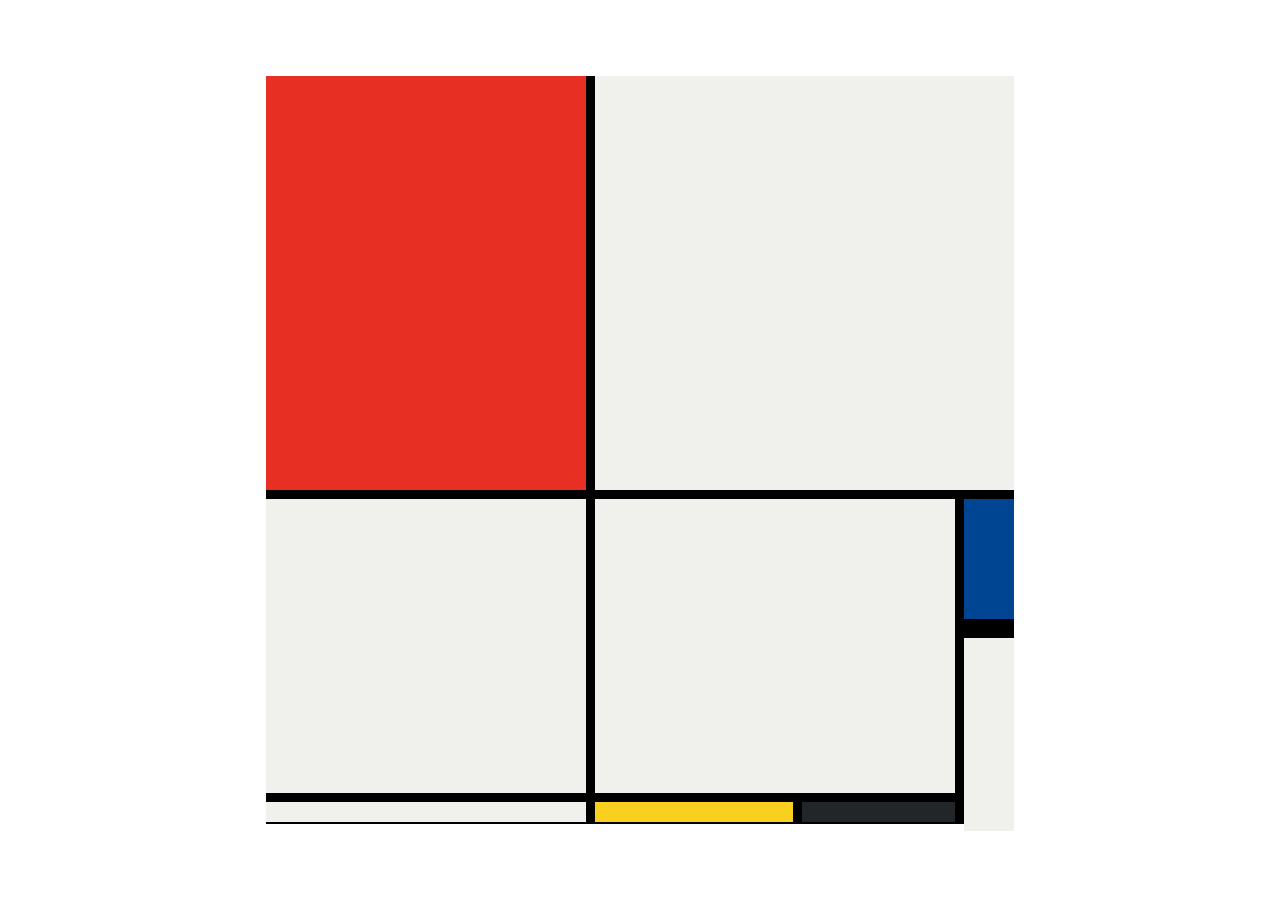
<file: 10.3 Mondrian Project/index.html>
<!DOCTYPE html>
<html lang="en">

<head>
  <meta charset="UTF-8">
  <meta name="viewport" content="width=device-width, initial-scale=1.0">
  <title>Mondrian Project</title>
  <style>
   
  body{
    display: flex;
    justify-content: center;
    align-items: center;
    height: 100vh;
    padding: 0;
    margin: 0;
  } 


  .container{
    width: 748px;
    height: 748px;
    display: grid;
    background-color: black;
    grid-template-columns: 320px 198px 153px 50px;
    grid-template-rows: 414px 130px 155px 20px;
    gap: 9px;
  }

  .item{
    background-color: #F0F1EC;
  }

  .red{
    background-color: #E72F24 ;
  }

  .black{
    background-color: #232629;
  }
  
  .blue{
    background-color: #004592;
    border-bottom: solid black 10px;
  }

  .yellow{
    background-color: #F9D01E;
  }
  
  .white1{
  grid-column: span 3 ;
  }

  .white2{
    grid-row: 2/4
  }
  
  .white3{
    grid-row: 2/4;
    grid-column: 2/4;
  }

  .white4{
   grid-row: span 3; 
  }

  </style>
</head>

<body>
  <div class="container">
    <div class="item red"></div>
    <div class="item white1"></div>
    <div class="item white2"></div>
    
    <div class="item white3"></div>

    <div class="item blue"></div>
    <div class="item white4"></div>

    <div class="item"></div>
    <div class="item yellow"></div>
    <div class="item black"></div>
  </div>
</body>

</html>
</file>
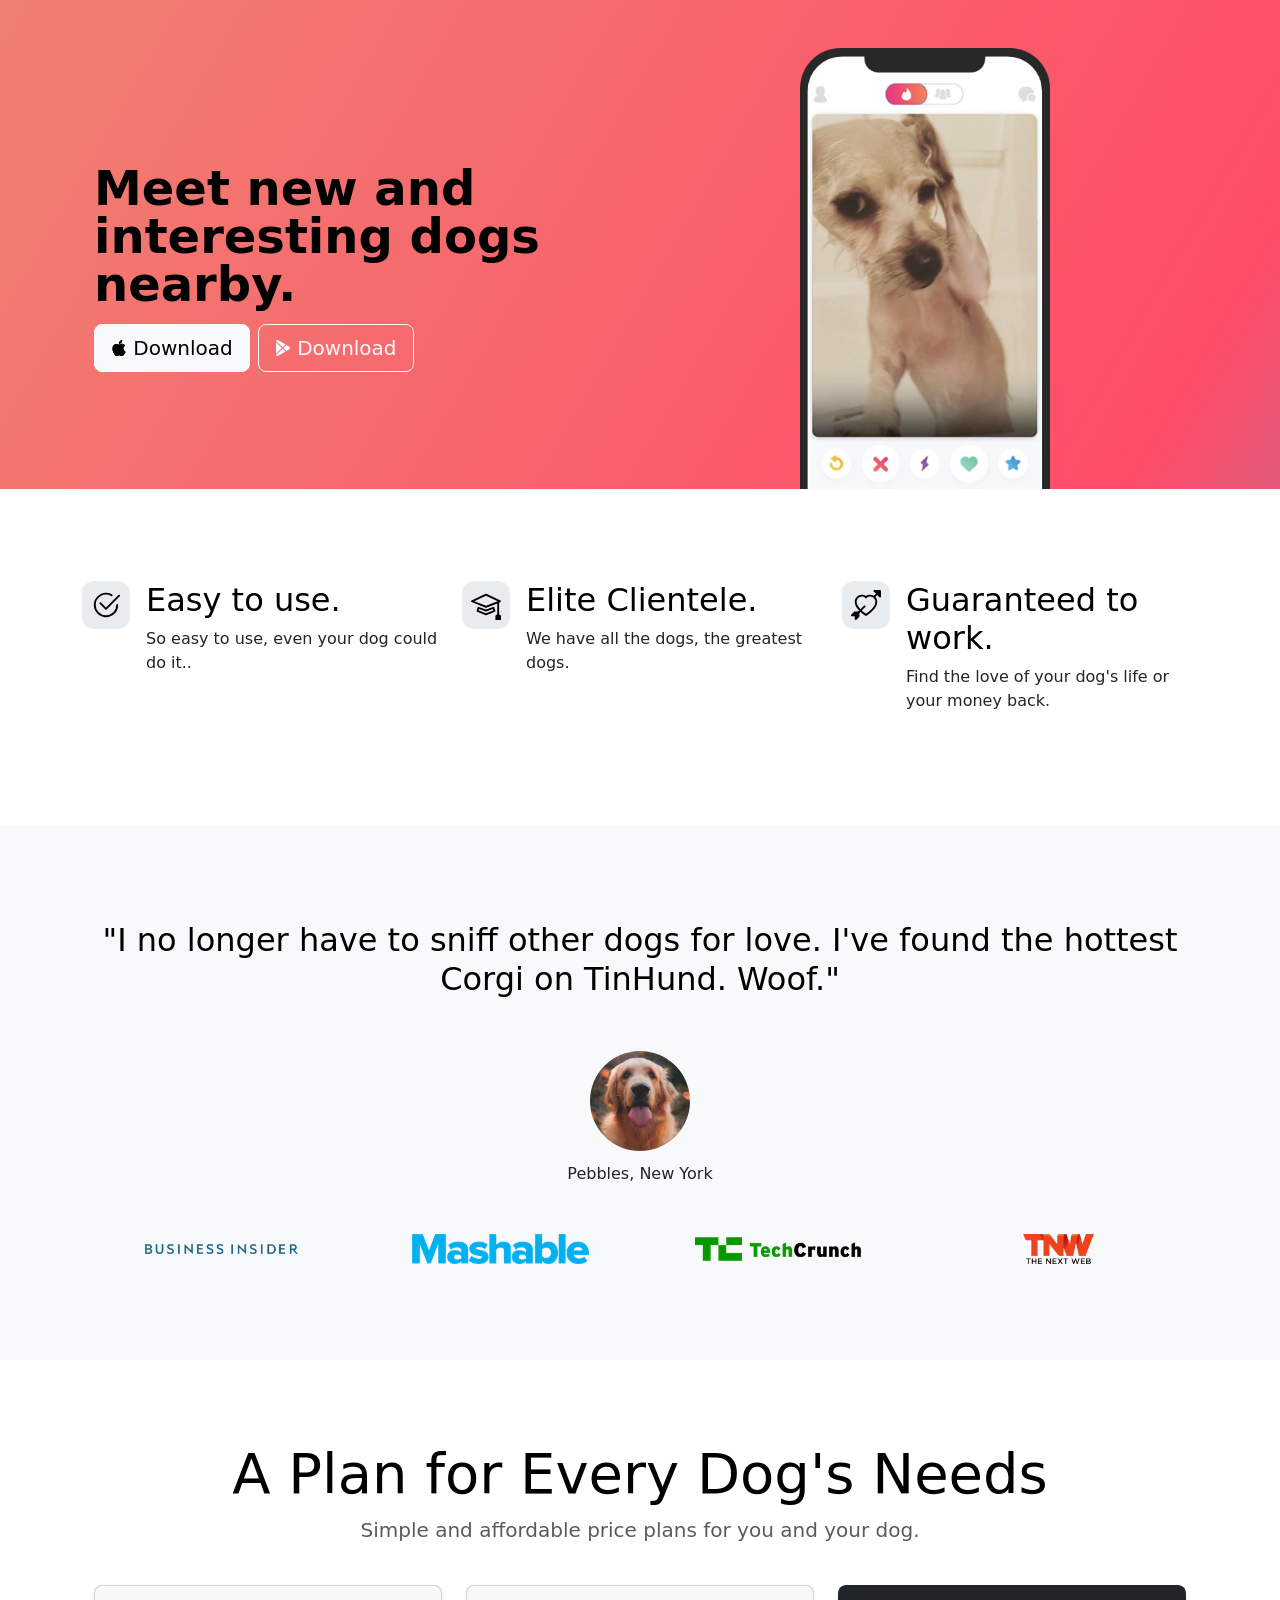
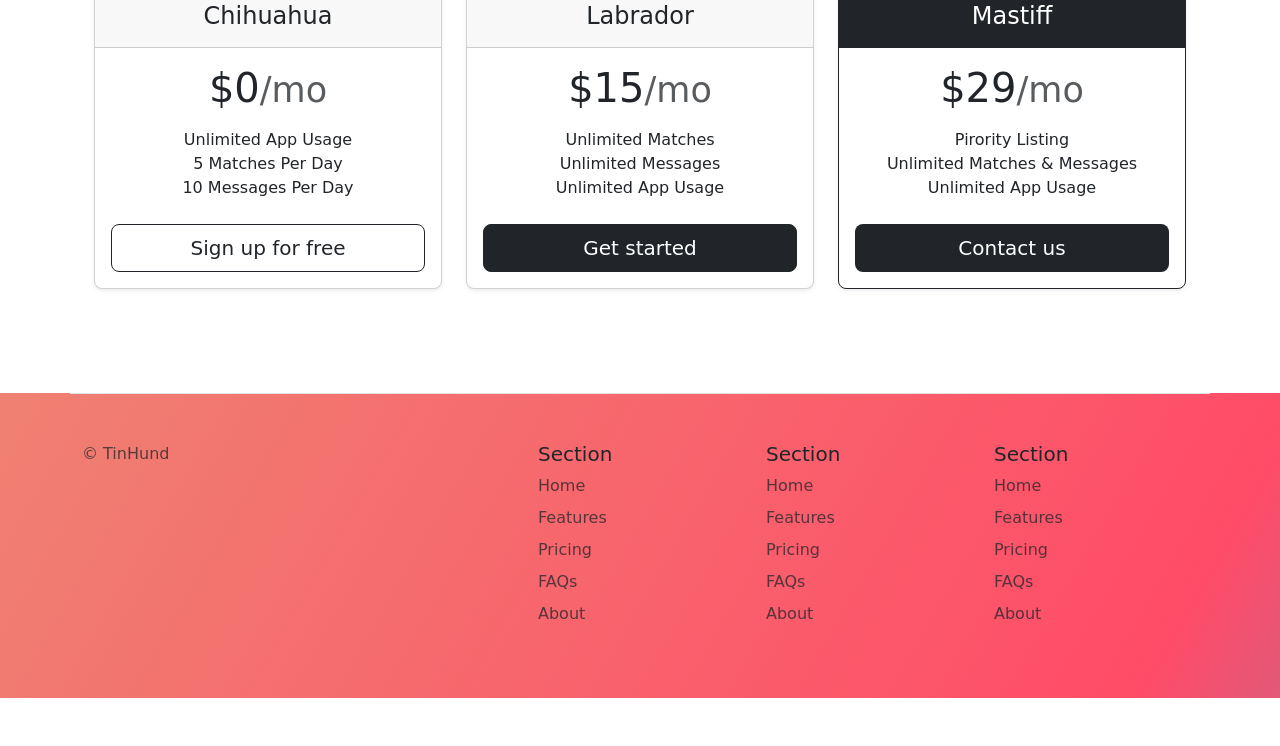
<file: 11.3 TinHund Project/index.html>
<!DOCTYPE html>
<html lang="en">

<head>
  <meta charset="UTF-8">
  <meta name="viewport" content="width=device-width, initial-scale=1.0">
  <link href="https://cdn.jsdelivr.net/npm/bootstrap@5.3.8/dist/css/bootstrap.min.css" rel="stylesheet"
    integrity="sha384-sRIl4kxILFvY47J16cr9ZwB07vP4J8+LH7qKQnuqkuIAvNWLzeN8tE5YBujZqJLB" crossorigin="anonymous">
  <link rel="stylesheet" href="./css/style.css">
  <title>TinHund</title>
</head>

<body>

  <!-- Title -->
  <section id="title" class="gradient-background">
    <div class="container col-xxl-8 px-4">
      <div class="row flex-lg-row-reverse align-items-center g-5 pt-5">
        <div class="col-10 col-sm-8 col-lg-6"> <img src="./images/iphone.png" width="250" pt-5 pb-0
            class="d-block mx-lg-auto img-fluid" alt="iphone screen" loading="lazy"> </div>
        <div class="col-lg-6">
          <h1 class="display-5 fw-bold text-body-emphasis lh-1 mb-3">Meet new and interesting dogs nearby.</h1>
          <div class="d-grid gap-2 d-md-flex justify-content-md-start">
            <button type="button" class="btn btn-light btn-lg"> <svg xmlns="http://www.w3.org/2000/svg" width="16"
                height="16" fill="currentColor" class="bi bi-apple mb-1" viewBox="0 0 16 16">
                <path
                  d="M11.182.008C11.148-.03 9.923.023 8.857 1.18c-1.066 1.156-.902 2.482-.878 2.516.024.034 1.52.087 2.475-1.258.955-1.345.762-2.391.728-2.43Zm3.314 11.733c-.048-.096-2.325-1.234-2.113-3.422.212-2.189 1.675-2.789 1.698-2.854.023-.065-.597-.79-1.254-1.157a3.692 3.692 0 0 0-1.563-.434c-.108-.003-.483-.095-1.254.116-.508.139-1.653.589-1.968.607-.316.018-1.256-.522-2.267-.665-.647-.125-1.333.131-1.824.328-.49.196-1.422.754-2.074 2.237-.652 1.482-.311 3.83-.067 4.56.244.729.625 1.924 1.273 2.796.576.984 1.34 1.667 1.659 1.899.319.232 1.219.386 1.843.067.502-.308 1.408-.485 1.766-.472.357.013 1.061.154 1.782.539.571.197 1.111.115 1.652-.105.541-.221 1.324-1.059 2.238-2.758.347-.79.505-1.217.473-1.282Z" />
                <path
                  d="M11.182.008C11.148-.03 9.923.023 8.857 1.18c-1.066 1.156-.902 2.482-.878 2.516.024.034 1.52.087 2.475-1.258.955-1.345.762-2.391.728-2.43Zm3.314 11.733c-.048-.096-2.325-1.234-2.113-3.422.212-2.189 1.675-2.789 1.698-2.854.023-.065-.597-.79-1.254-1.157a3.692 3.692 0 0 0-1.563-.434c-.108-.003-.483-.095-1.254.116-.508.139-1.653.589-1.968.607-.316.018-1.256-.522-2.267-.665-.647-.125-1.333.131-1.824.328-.49.196-1.422.754-2.074 2.237-.652 1.482-.311 3.83-.067 4.56.244.729.625 1.924 1.273 2.796.576.984 1.34 1.667 1.659 1.899.319.232 1.219.386 1.843.067.502-.308 1.408-.485 1.766-.472.357.013 1.061.154 1.782.539.571.197 1.111.115 1.652-.105.541-.221 1.324-1.059 2.238-2.758.347-.79.505-1.217.473-1.282Z" />
              </svg> Download</button>
            <button type="button" class="btn btn-outline-light btn-lg"> <svg xmlns="http://www.w3.org/2000/svg"
                width="16" height="16" fill="currentColor" class="bi bi-google-play mb-1" viewBox="0 0 16 16">
                <path
                  d="M14.222 9.374c1.037-.61 1.037-2.137 0-2.748L11.528 5.04 8.32 8l3.207 2.96 2.694-1.586Zm-3.595 2.116L7.583 8.68 1.03 14.73c.201 1.029 1.36 1.61 2.303 1.055l7.294-4.295ZM1 13.396V2.603L6.846 8 1 13.396ZM1.03 1.27l6.553 6.05 3.044-2.81L3.333.215C2.39-.341 1.231.24 1.03 1.27Z" />
              </svg> Download</button>
          </div>
        </div>
      </div>
    </div>


  </section>
  <!-- Features -->
  <section id="features">
    <div class="container">
      <div class="row g-4 py-5 row-cols-1 row-cols-lg-3">
        <div class="col d-flex align-items-start">
          <div
            class="icon-square text-body-emphasis bg-body-secondary d-inline-flex align-items-center justify-content-center fs-4 flex-shrink-0 me-3">
            <svg xmlns="http://www.w3.org/2000/svg" height="30" fill="currentColor" class="bi bi-check2-circle"
              viewBox="0 0 16 16">
              <path
                d="M2.5 8a5.5 5.5 0 0 1 8.25-4.764.5.5 0 0 0 .5-.866A6.5 6.5 0 1 0 14.5 8a.5.5 0 0 0-1 0 5.5 5.5 0 1 1-11 0z" />
              <path
                d="M15.354 3.354a.5.5 0 0 0-.708-.708L8 9.293 5.354 6.646a.5.5 0 1 0-.708.708l3 3a.5.5 0 0 0 .708 0l7-7z" />
            </svg>
          </div>
          <div>
            <h3 class="fs-2 text-body-emphasis">Easy to use.</h3>
            <p>So easy to use, even your dog could do it..</p>
          </div>
        </div>
        <div class="col d-flex align-items-start">
          <div
            class="icon-square text-body-emphasis bg-body-secondary d-inline-flex align-items-center justify-content-center fs-4 flex-shrink-0 me-3">
            <svg xmlns="http://www.w3.org/2000/svg" height="30" fill="currentColor" class="bi bi-mortarboard"
              viewBox="0 0 16 16">
              <path
                d="M8.211 2.047a.5.5 0 0 0-.422 0l-7.5 3.5a.5.5 0 0 0 .025.917l7.5 3a.5.5 0 0 0 .372 0L14 7.14V13a1 1 0 0 0-1 1v2h3v-2a1 1 0 0 0-1-1V6.739l.686-.275a.5.5 0 0 0 .025-.917l-7.5-3.5ZM8 8.46 1.758 5.965 8 3.052l6.242 2.913L8 8.46Z" />
              <path
                d="M4.176 9.032a.5.5 0 0 0-.656.327l-.5 1.7a.5.5 0 0 0 .294.605l4.5 1.8a.5.5 0 0 0 .372 0l4.5-1.8a.5.5 0 0 0 .294-.605l-.5-1.7a.5.5 0 0 0-.656-.327L8 10.466 4.176 9.032Zm-.068 1.873.22-.748 3.496 1.311a.5.5 0 0 0 .352 0l3.496-1.311.22.748L8 12.46l-3.892-1.556Z" />
            </svg>
          </div>
          <div>
            <h3 class="fs-2 text-body-emphasis">Elite Clientele.</h3>
            <p>We have all the dogs, the greatest dogs.
            </p>
          </div>
        </div>
        <div class="col d-flex align-items-start">
          <div
            class="icon-square text-body-emphasis bg-body-secondary d-inline-flex align-items-center justify-content-center fs-4 flex-shrink-0 me-3">
            <svg xmlns="http://www.w3.org/2000/svg" height="30" fill="currentColor" class="bi bi-arrow-through-heart"
              viewBox="0 0 16 16">
              <path fill-rule="evenodd"
                d="M2.854 15.854A.5.5 0 0 1 2 15.5V14H.5a.5.5 0 0 1-.354-.854l1.5-1.5A.5.5 0 0 1 2 11.5h1.793l.53-.53c-.771-.802-1.328-1.58-1.704-2.32-.798-1.575-.775-2.996-.213-4.092C3.426 2.565 6.18 1.809 8 3.233c1.25-.98 2.944-.928 4.212-.152L13.292 2 12.147.854A.5.5 0 0 1 12.5 0h3a.5.5 0 0 1 .5.5v3a.5.5 0 0 1-.854.354L14 2.707l-1.006 1.006c.236.248.44.531.6.845.562 1.096.585 2.517-.213 4.092-.793 1.563-2.395 3.288-5.105 5.08L8 13.912l-.276-.182a21.86 21.86 0 0 1-2.685-2.062l-.539.54V14a.5.5 0 0 1-.146.354l-1.5 1.5Zm2.893-4.894A20.419 20.419 0 0 0 8 12.71c2.456-1.666 3.827-3.207 4.489-4.512.679-1.34.607-2.42.215-3.185-.817-1.595-3.087-2.054-4.346-.761L8 4.62l-.358-.368c-1.259-1.293-3.53-.834-4.346.761-.392.766-.464 1.845.215 3.185.323.636.815 1.33 1.519 2.065l1.866-1.867a.5.5 0 1 1 .708.708L5.747 10.96Z" />
            </svg>
          </div>
          <div>
            <h3 class="fs-2 text-body-emphasis">Guaranteed to work.</h3>
            <p>Find the love of your dog's life or your money back.</p>
          </div>
        </div>
      </div>
    </div>


  </section>
  <div class="my-5">
    <div class="p-5 text-center bg-body-tertiary">
      <div class="container py-5">
        <h2 class="text-body-emphasis">"I no longer have to sniff other dogs for love. I've found the hottest Corgi on
          TinHund. Woof."</h2>
        <img class="img1" src="./images/dog-img.jpg" height="100px" alt="">
        <p class="para mb-5">Pebbles, New York </p>
        <div class="container">
          <div class="row" class="imgs">
            <div class="col-3"> <img src="./images/bizinsider.png" height="30"> </div>
            <div class="col-3"><img src="./images/mashable.png" height="30" alt=""></div>
            <div class="col-3"><img src="./images/techcrunch.png" height="30" alt=""></div>
            <div class="col-3"><img src="./images/tnw.png" height="30" alt=""></div>
          </div>
        </div>
      </div>
    </div>
  </div>
  <section id="testimonial">

    <!-- Pricing -->
  </section>
  <div class="container py-3">
    <header>
      <div class="pricing-header p-3 pb-md-4 mx-auto text-center">
        <h2 class="display-4 fw-normal text-body-emphasis">A Plan for Every Dog's Needs</h2>
        <p class="fs-5 text-body-secondary">Simple and affordable price plans for you and your dog.
        </p>
      </div>
    </header>
    <main>
      <div class="container">
        <div class="row row-cols-1 row-cols-md-3 mb-3 text-center">
          <div class="col">
            <div class="card mb-4 rounded-3 shadow-sm">
              <div class="card-header py-3">
                <h4 class="my-0 fw-normal">Chihuahua</h4>
              </div>
              <div class="card-body">
                <h1 class="card-title pricing-card-title">$0<small class="text-body-secondary fw-light">/mo</small></h1>
                <ul class="list-unstyled mt-3 mb-4">
                  <li>Unlimited App Usage</li>
                  <li>5 Matches Per Day</li>
                  <li>10 Messages Per Day</li>
                </ul> <button type="button" class="w-100 btn btn-lg btn-outline-dark">Sign up for free</button>
              </div>
            </div>
          </div>
          <div class="col">
            <div class="card mb-4 rounded-3 shadow-sm ">
              <div class="card-header py-3">
                <h4 class="my-0 fw-normal">Labrador</h4>
              </div>
              <div class="card-body">
                <h1 class="card-title pricing-card-title">$15<small class="text-body-secondary fw-light">/mo</small>
                </h1>
                <ul class="list-unstyled mt-3 mb-4">
                  <li>Unlimited Matches</li>
                  <li>Unlimited Messages</li>
                  <li>Unlimited App Usage</li>
                </ul> <button type="button" class="w-100 btn btn-lg btn-dark">Get started</button>
              </div>
            </div>
          </div>
          <div class="col">
            <div class="card mb-4 rounded-3 shadow-sm border-dark">
              <div class="card-header py-3 text-bg-dark border-dark">
                <h4 class="my-0 fw-normal">Mastiff</h4>
              </div>
              <div class="card-body">
                <h1 class="card-title pricing-card-title">$29<small class="text-body-secondary fw-light">/mo</small>
                </h1>
                <ul class="list-unstyled mt-3 mb-4">
                  <li>Pirority Listing</li>
                  <li>Unlimited Matches & Messages</li>
                  <li>Unlimited App Usage</li>
                </ul> <button type="button" class="w-100 btn btn-lg text-bg-dark">Contact us</button>
              </div>
            </div>
          </div>
        </div>
    </main>

  </div>
  <section id="pricing">


    <!-- Footer -->
  <section id="footer" class="gradient-background">
   <div class="container">
     <footer class="row row-cols-1 row-cols-sm-2 row-cols-md-5 py-5 mt-5 border-top">
      <div class="col mb-3">
        <p class="text-body-secondary">© TinHund</p>
      </div>
      <div class="col mb-3"></div>
      <div class="col mb-3">
        <h5>Section</h5>
        <ul class="nav flex-column">
          <li class="nav-item mb-2"><a href="#" class="nav-link p-0 text-body-secondary">Home</a></li>
          <li class="nav-item mb-2"><a href="#" class="nav-link p-0 text-body-secondary">Features</a></li>
          <li class="nav-item mb-2"><a href="#" class="nav-link p-0 text-body-secondary">Pricing</a></li>
          <li class="nav-item mb-2"><a href="#" class="nav-link p-0 text-body-secondary">FAQs</a></li>
          <li class="nav-item mb-2"><a href="#" class="nav-link p-0 text-body-secondary">About</a></li>
        </ul>
      </div>
      <div class="col mb-3">
        <h5>Section</h5>
        <ul class="nav flex-column">
          <li class="nav-item mb-2"><a href="#" class="nav-link p-0 text-body-secondary">Home</a></li>
          <li class="nav-item mb-2"><a href="#" class="nav-link p-0 text-body-secondary">Features</a></li>
          <li class="nav-item mb-2"><a href="#" class="nav-link p-0 text-body-secondary">Pricing</a></li>
          <li class="nav-item mb-2"><a href="#" class="nav-link p-0 text-body-secondary">FAQs</a></li>
          <li class="nav-item mb-2"><a href="#" class="nav-link p-0 text-body-secondary">About</a></li>
        </ul>
      </div>
      <div class="col mb-3">
        <h5>Section</h5>
        <ul class="nav flex-column">
          <li class="nav-item mb-2"><a href="#" class="nav-link p-0 text-body-secondary">Home</a></li>
          <li class="nav-item mb-2"><a href="#" class="nav-link p-0 text-body-secondary">Features</a></li>
          <li class="nav-item mb-2"><a href="#" class="nav-link p-0 text-body-secondary">Pricing</a></li>
          <li class="nav-item mb-2"><a href="#" class="nav-link p-0 text-body-secondary">FAQs</a></li>
          <li class="nav-item mb-2"><a href="#" class="nav-link p-0 text-body-secondary">About</a></li>
        </ul>
      </div>
    </footer>
   </div>
  <section id="footer">

  </section>

  <script src="https://cdn.jsdelivr.net/npm/bootstrap@5.3.8/dist/js/bootstrap.bundle.min.js"
    integrity="sha384-FKyoEForCGlyvwx9Hj09JcYn3nv7wiPVlz7YYwJrWVcXK/BmnVDxM+D2scQbITxI"
    crossorigin="anonymous"></script>
</body>

</html>
</file>
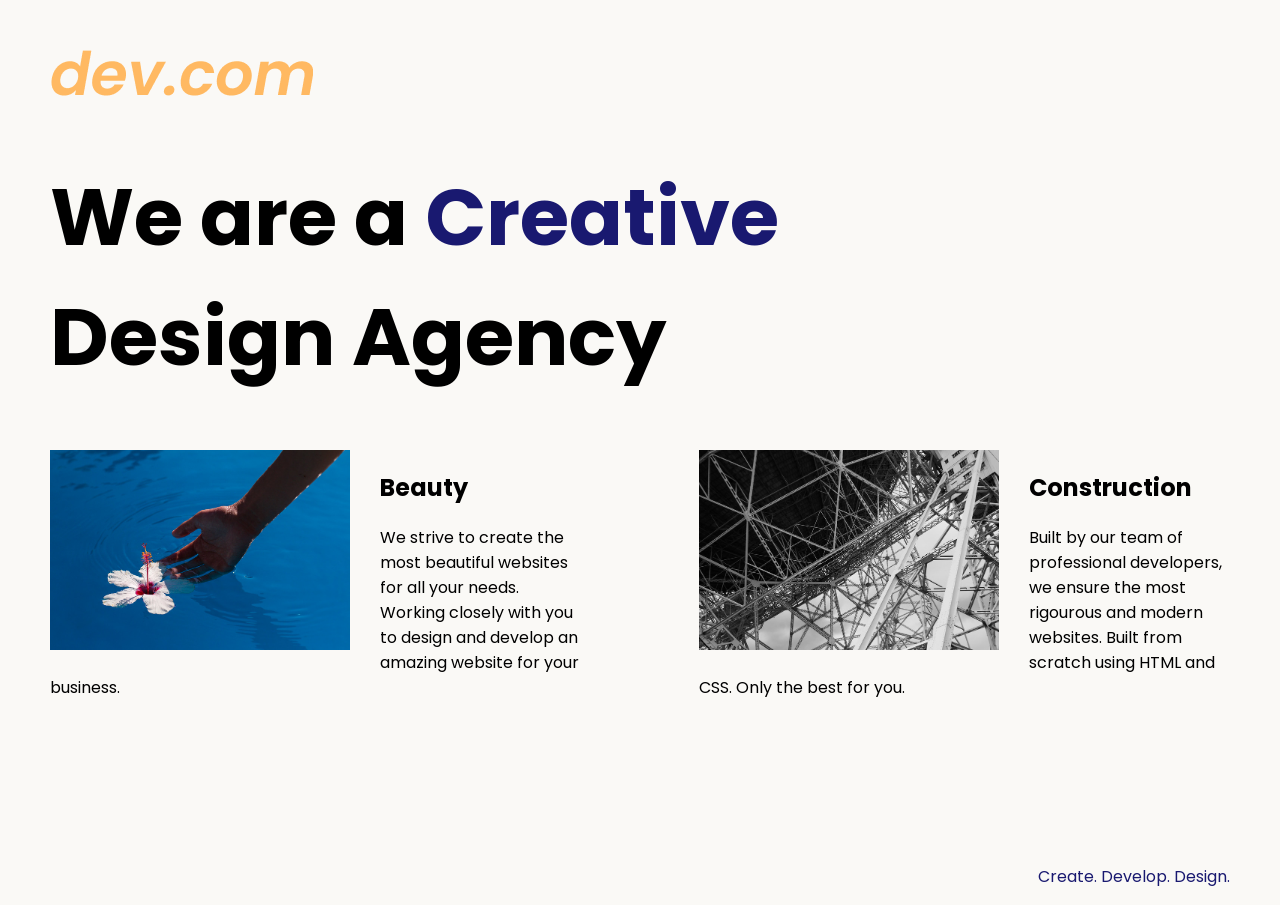
<file: 8.4 Web Design Agency Project/index.html>
<!DOCTYPE html>
<html lang="en">

<head>
  <meta charset="UTF-8">
  <meta name="viewport" content="width=device-width, initial-scale=1.0">
  <title>Agency</title>
  <link rel="stylesheet" href="./style.css">
  <link rel="preconnect" href="https://fonts.googleapis.com">
  <link rel="preconnect" href="https://fonts.gstatic.com" crossorigin>
  <link href="https://fonts.googleapis.com/css2?family=Poppins:wght@400;700&display=swap" rel="stylesheet">
</head>

<body>
  <div class="main">
    <img class="logo" src="./assets/images/logo.png" alt="logo">
    <h1>We are a <span>Creative</span> <br> Design Agency</h1>
    <div class="left card"><img class="tile-image" src="./assets/images/beautiful.jpg" alt="hand and flower in water">
      <h2 class="card-title">Beauty</h2>
      <p class="card-text">We strive to create the most beautiful websites for all your needs. Working closely with you
        to design and develop an amazing website for your business.</p>
    </div>

    <div class="right card"><img class="tile-image" src="./assets/images/construction.jpg" alt="metal structure">
      <h2 class="card-title">Construction</h2>
      <p>Built by our team of professional developers, we ensure the most rigourous and modern websites. Built from
        scratch using HTML and CSS. Only the best for you.</p>
    </div>

  </div>
  <footer>
    <p>Create. Develop. Design.</p>
  </footer>
</body>

</html>
</file>
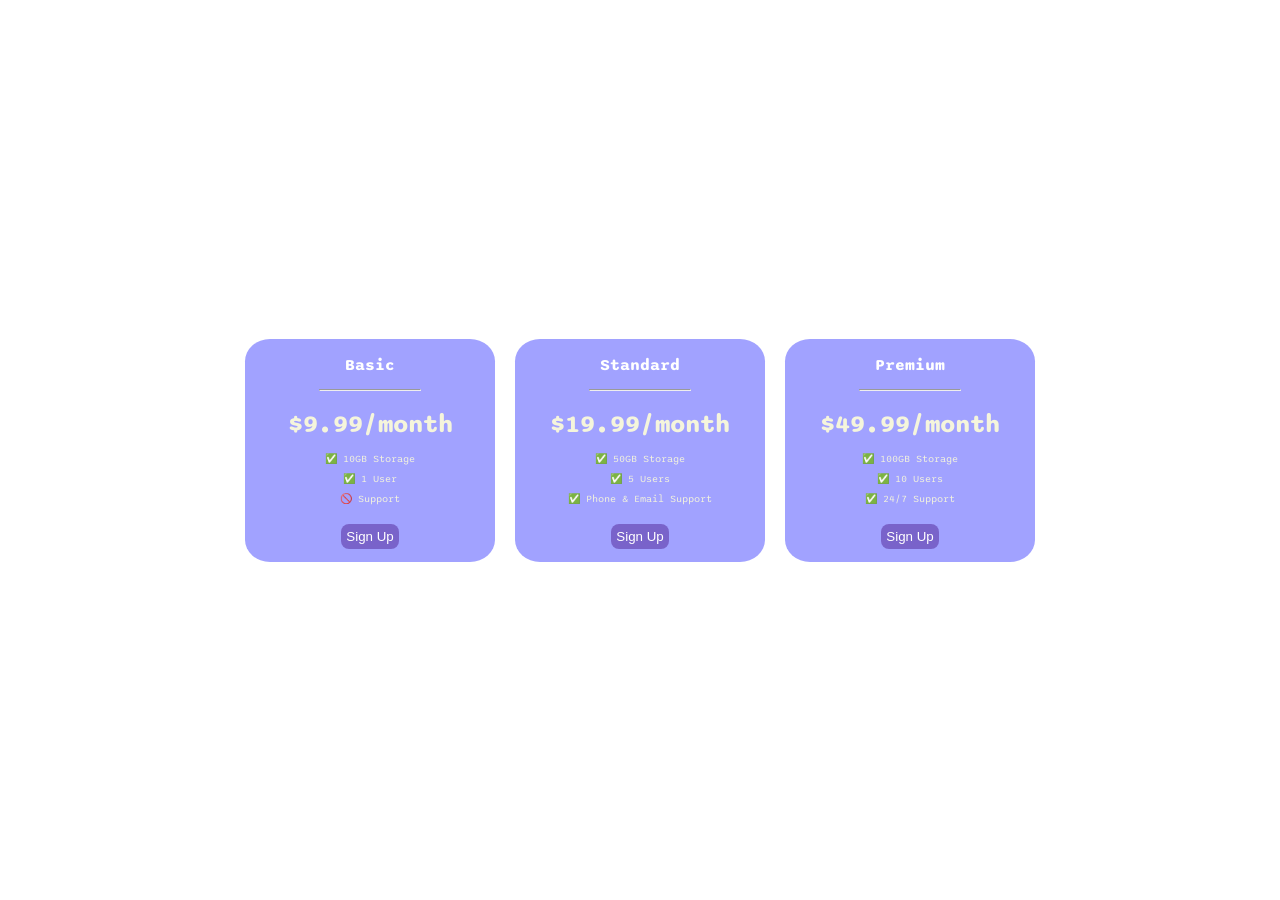
<file: 9.4 Flexbox Pricing Table Project/index.html>
<!DOCTYPE html>
<html>

<head>
  <title>Flexbox Pricing Table</title>
  <link rel="preconnect" href="https://fonts.googleapis.com">
  <link rel="preconnect" href="https://fonts.gstatic.com" crossorigin>
  <link href="https://fonts.googleapis.com/css2?family=Sono:wght@400;700&display=swap" rel="stylesheet">
  <style>
    body {
      font-family: 'Sono', sans-serif;
      display: flex;
      justify-content: center;
      align-items: center;
      min-height: 100vh;
      margin: 0;
    }   
    .pricing-container{
      display: flex;
      flex-direction: row;
      justify-content: center;
      text-align: center;
      gap: 20px;
    }

    .pricing-plan{
      color: beige;
      background-color: #a1a2ff;
      padding: 10px;
      border-radius: 10%;
      line-height: 2;
      width: 230px;
    }
    
    ul {
     list-style: none;
     padding: 0; 
     margin: 0;
    }
   
    .plan-features{
      font-size: 10px;
    }

    .plan-title{
      font-weight: bold;
      color: white;
    }

    .plan-price{
      font-weight: bolder;
      font-size: 25px;
    }

    .line{
      width: 100px;
      background-color: #333;
    }
    
    .plan-button{
      margin-top: 15px;
      color: white;
      background-color: #6440ada4 ;
      border-radius: 8px;
      border:none;
      padding: 5px;
      font-family:'Lucida Sans', 'Lucida Sans Regular', 'Lucida Grande', 'Lucida Sans Unicode', Geneva, Verdana, sans-serif;
    }

    @media (max-width: 1250px) {
    .pricing-container{
      display: flex;
      flex-direction: column;
      height: 100%;
    }
    }
  </style>
</head>

<body>
  <div class="pricing-container">
    <div class="pricing-plan">
      <div class="plan-title">Basic <hr class="line"> </div>
      <div class="plan-price">$9.99/month</div>
      <ul class="plan-features">
        <li>✅ 10GB Storage</li>
        <li>✅ 1 User</li>
        <li>🚫 Support</li>
      </ul>
      <button class="plan-button">Sign Up</button>
    </div>
    <div class="pricing-plan">
      <div class="plan-title">Standard <hr class="line"> </div>
      <div class="plan-price">$19.99/month</div>
      <ul class="plan-features">
        <li>✅ 50GB Storage</li>
        <li>✅ 5 Users</li>
        <li>✅ Phone &amp; Email Support</li>
      </ul>
      <button class="plan-button">Sign Up</button>
    </div>
    <div class="pricing-plan">
      <div class="plan-title">Premium<hr class="line"> </div>
      <div class="plan-price">$49.99/month</div>
      <ul class="plan-features">
        <li>✅ 100GB Storage</li>
        <li>✅ 10 Users</li>
        <li>✅ 24/7 Support</li>
      </ul>
      <button class="plan-button">Sign Up</button>
    </div>
  </div>

</body>

</html>
</file>
<file: 11.3 TinHund Project/css/style.css>
.gradient-background {
  background: linear-gradient(300deg, #00bfff, #ff4c68, #ef8172);
  background-size: 180% 180%;
  animation: gradient-animation 18s ease infinite;
}

@keyframes gradient-animation {
  0% {
    background-position: 0% 50%;
  }

  50% {
    background-position: 100% 50%;
  }

  100% {
    background-position: 0% 50%;
  }
}

.icon-square {
  width: 3rem;
  height: 3rem;
  border-radius: 0.75rem;
}

.profile-img {
  height: 100px;
  border-radius: 50%;
}

.feature-icon {
  width: 3rem;
  height: 3rem;
  border-radius: .75rem;
}


.row-cols-lg-3{
  margin-top: 20px;
}

.img1 {
  margin-top: 4%;
  margin-bottom: 1%;
  border-radius: 50%;
}

.imgs{
  height: 30px;
}
</file>
<file: 8.4 Web Design Agency Project/style.css>
body {
  font-family: "Poppins", sans-serif;
  margin: 50px 50px 0 50px;
  background-color: #faf9f6;
  display: flex;
  flex-direction: column;
  min-height: 95vh;
}
.main {
  flex: 1;
}

h1 {
  font-size: 5rem;
}

.tile-image{
  height: 200px;
  margin-right: 30px;
  float: left;
}

footer {
  text-align: right;
  color: midnightblue;
  clear: right;
}

span{
  color: #191970;
}
.right {
  float: right;
}

.left {
  float: left;
}

body {
  font-family: "Poppins", sans-serif;
  margin: 50px 50px 0 50px;
  background-color: #faf9f6;
  display: flex;
  flex-direction: column;
  min-height: 95vh;
}
.main {
  flex: 1;
}

h1 {
  font-size: 5rem;
}

.tile-image{
  height: 200px;
  margin-right: 30px;
  float: left;
}

footer {
  text-align: right;
  color: midnightblue;
  clear: right;
}

span{
  color: #191970;
}
.right {
  float: right;
}

.left {
  float: left;
}

.card {
  width: 45%;
}

@media (max-width: 680px ) {
  .logo{
  width: 100px;
  }

  h1{
    text-align: center;
    font-size: 50px;
  }

  .card{
    width: 100%;
    margin-bottom: 30px;
    display: block;
    text-align: center;
  }

  .card img{
    width: 100%;
    display: inline;
  }

  footer {
  color: midnightblue;
  clear: right;
  font-size: small;
  }

}
</file>
